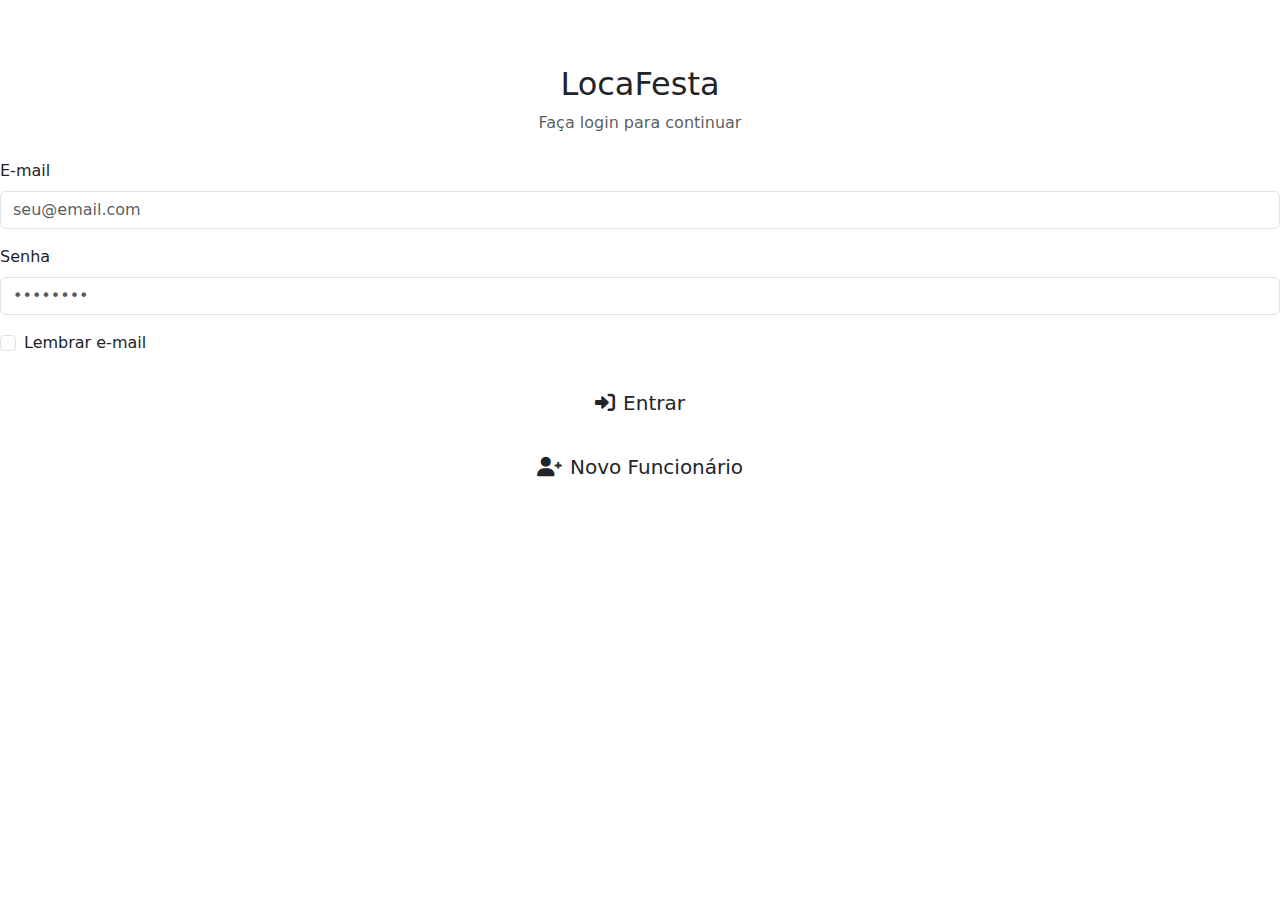
<file: Projeto/index.html>
<!DOCTYPE html>
<html lang="pt-BR">
<head>
    <meta charset="UTF-8">
    <meta name="viewport" content="width=device-width, initial-scale=1.0">
    <title>LocaFesta - Gerencie suas reservas com qualidade</title>
    <link href="https://cdnjs.cloudflare.com/ajax/libs/bootstrap/5.3.2/css/bootstrap.min.css" rel="stylesheet">
    <link href="https://cdnjs.cloudflare.com/ajax/libs/font-awesome/6.0.0/css/all.min.css" rel="stylesheet">
</head>
<body>
    <div class="login-container">
        <div class="login-card">
            <div class="text-center mb-4">
                <i class="fas fa-user-cog" style="font-size: 3rem; background: var(--primary-gradient); -webkit-background-clip: text; -webkit-text-fill-color: transparent; background-clip: text;"></i>
                <h2 class="mt-3 page-title">LocaFesta</h2>
                <p class="text-muted">Faça login para continuar</p>
            </div>
            
            <form id="loginForm">
                <div class="mb-3">
                    <label for="email" class="form-label">E-mail</label>
                    <input type="email" class="form-control" id="email" placeholder="seu@email.com" required>
                </div>
                
                <div class="mb-3">
                    <label for="password" class="form-label">Senha</label>
                    <input type="password" class="form-control" id="password" placeholder="••••••••" required>
                </div>
                
                <div class="mb-4">
                    <div class="form-check">
                        <input class="form-check-input" type="checkbox" id="rememberEmail">
                        <label class="form-check-label" for="rememberEmail">
                            Lembrar e-mail
                        </label>
                    </div>
                </div>
                
                <div class="d-grid gap-3">
                    <button type="submit" class="btn btn-primary-custom btn-lg">
                        <i class="fas fa-sign-in-alt me-2"></i>Entrar
                    </button>
                    <button type="button" class="btn btn-outline-custom btn-lg" data-bs-toggle="modal" data-bs-target="#newEmployeeModal">
                        <i class="fas fa-user-plus me-2"></i>Novo Funcionário
                    </button>
                </div>
            </form>
        </div>
    </div>

    <!-- Modal Novo Funcionário -->
    <div class="modal fade" id="newEmployeeModal" tabindex="-1">
        <div class="modal-dialog">
            <div class="modal-content">
                <div class="modal-header">
                    <h5 class="modal-title">Novo Funcionário</h5>
                    <button type="button" class="btn-close btn-close-white" data-bs-dismiss="modal"></button>
                </div>
                <div class="modal-body">
                    <form id="newEmployeeForm">
                        <div class="mb-3">
                            <label for="empName" class="form-label">Nome</label>
                            <input type="text" class="form-control" id="empName" required>
                        </div>
                        <div class="mb-3">
                            <label for="empEmail" class="form-label">E-mail</label>
                            <input type="email" class="form-control" id="empEmail" required>
                        </div>
                        <div class="mb-3">
                            <label for="empPhone" class="form-label">Telefone</label>
                            <input type="tel" class="form-control" id="empPhone" required>
                        </div>
                        <div class="mb-3">
                            <label for="empPassword" class="form-label">Senha</label>
                            <input type="password" class="form-control" id="empPassword" required>
                        </div>
                        <div class="mb-3">
                            <label for="empConfirmPassword" class="form-label">Confirmar Senha</label>
                            <input type="password" class="form-control" id="empConfirmPassword" required>
                        </div>
                    </form>
                </div>
                <div class="modal-footer">
                    <button type="button" class="btn btn-outline-custom" data-bs-dismiss="modal">Cancelar</button>
                    <button type="button" class="btn btn-primary-custom" onclick="saveEmployee()">Salvar</button>
                </div>
            </div>
        </div>
    </div>

</body>
</html>
</file>
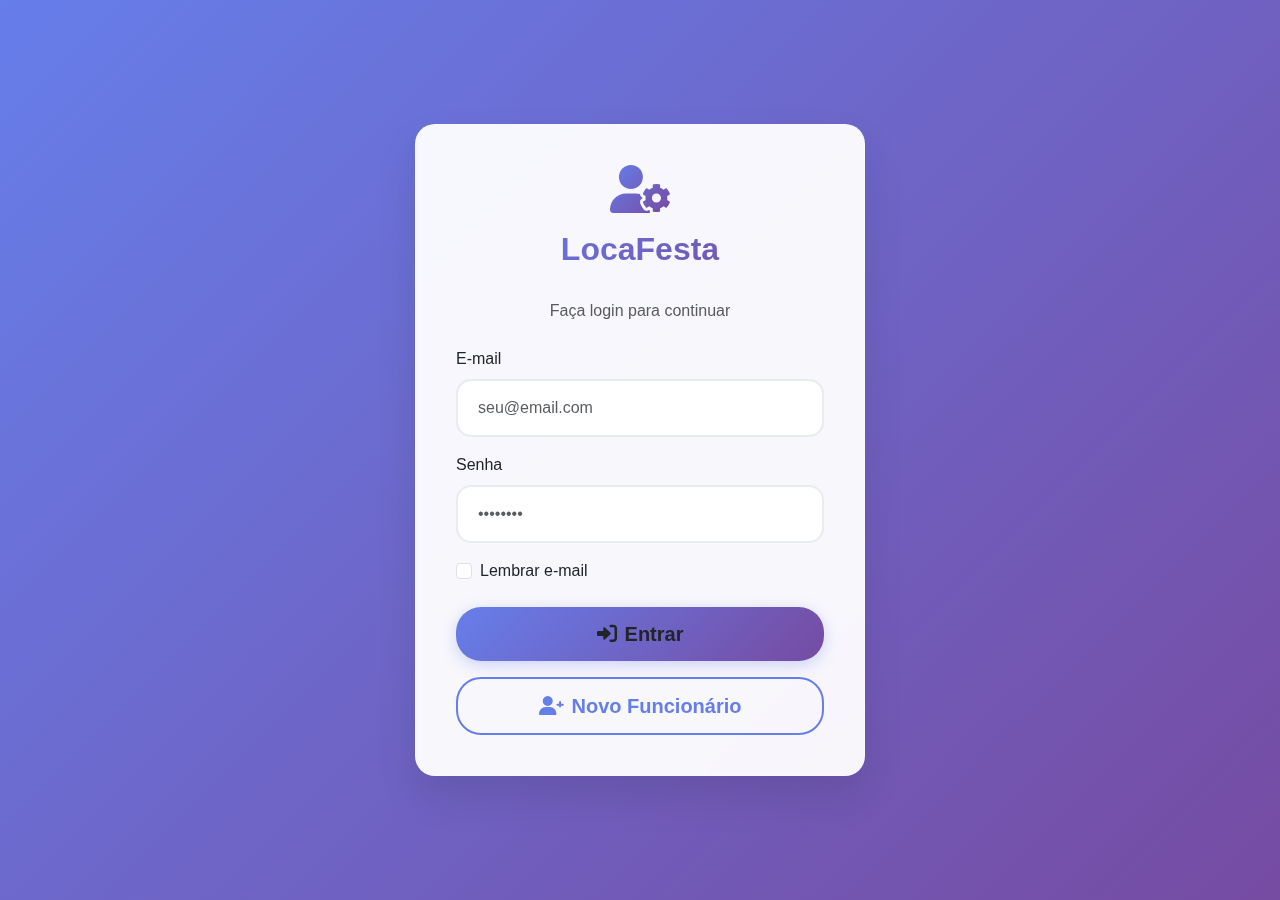
<file: Projetos/index.html>
<!DOCTYPE html>
<html lang="pt-BR">
<head>
    <meta charset="UTF-8">
    <meta name="viewport" content="width=device-width, initial-scale=1.0">
    <title>LocaFesta - Gerencie suas reservas com qualidade</title>
    <link href="https://cdnjs.cloudflare.com/ajax/libs/bootstrap/5.3.2/css/bootstrap.min.css" rel="stylesheet">
    <link href="https://cdnjs.cloudflare.com/ajax/libs/font-awesome/6.0.0/css/all.min.css" rel="stylesheet">
    <link href="css/styles.css" rel="stylesheet">
</head>
<body>
    <div class="login-container">
        <div class="login-card">
            <div class="text-center mb-4">
                <i class="fas fa-user-cog" style="font-size: 3rem; background: var(--primary-gradient); -webkit-background-clip: text; -webkit-text-fill-color: transparent; background-clip: text;"></i>
                <h2 class="mt-3 page-title">LocaFesta</h2>
                <p class="text-muted">Faça login para continuar</p>
            </div>
            
            <form id="loginForm">
                <div class="mb-3">
                    <label for="email" class="form-label">E-mail</label>
                    <input type="email" class="form-control" id="email" placeholder="seu@email.com" required>
                </div>
                
                <div class="mb-3">
                    <label for="password" class="form-label">Senha</label>
                    <input type="password" class="form-control" id="password" placeholder="••••••••" required>
                </div>
                
                <div class="mb-4">
                    <div class="form-check">
                        <input class="form-check-input" type="checkbox" id="rememberEmail">
                        <label class="form-check-label" for="rememberEmail">
                            Lembrar e-mail
                        </label>
                    </div>
                </div>
                
                <div class="d-grid gap-3">
                    <button type="submit" class="btn btn-primary-custom btn-lg">
                        <i class="fas fa-sign-in-alt me-2"></i>Entrar
                    </button>
                    <button type="button" class="btn btn-outline-custom btn-lg" data-bs-toggle="modal" data-bs-target="#newEmployeeModal">
                        <i class="fas fa-user-plus me-2"></i>Novo Funcionário
                    </button>
                </div>
            </form>
        </div>
    </div>

    <!-- Modal Novo Funcionário -->
    <div class="modal fade" id="newEmployeeModal" tabindex="-1">
        <div class="modal-dialog">
            <div class="modal-content">
                <div class="modal-header">
                    <h5 class="modal-title">Novo Funcionário</h5>
                    <button type="button" class="btn-close btn-close-white" data-bs-dismiss="modal"></button>
                </div>
                <div class="modal-body">
                    <form id="newEmployeeForm">
                        <div class="mb-3">
                            <label for="empName" class="form-label">Nome</label>
                            <input type="text" class="form-control" id="empName" required>
                        </div>
                        <div class="mb-3">
                            <label for="empEmail" class="form-label">E-mail</label>
                            <input type="email" class="form-control" id="empEmail" required>
                        </div>
                        <div class="mb-3">
                            <label for="empPhone" class="form-label">Telefone</label>
                            <input type="tel" class="form-control" id="empPhone" required>
                        </div>
                        <div class="mb-3">
                            <label for="empPassword" class="form-label">Senha</label>
                            <input type="password" class="form-control" id="empPassword" required>
                        </div>
                        <div class="mb-3">
                            <label for="empConfirmPassword" class="form-label">Confirmar Senha</label>
                            <input type="password" class="form-control" id="empConfirmPassword" required>
                        </div>
                    </form>
                </div>
                <div class="modal-footer">
                    <button type="button" class="btn btn-outline-custom" data-bs-dismiss="modal">Cancelar</button>
                    <button type="button" class="btn btn-primary-custom" onclick="saveEmployee()">Salvar</button>
                </div>
            </div>
        </div>
    </div>

</body>
</html>
</file>
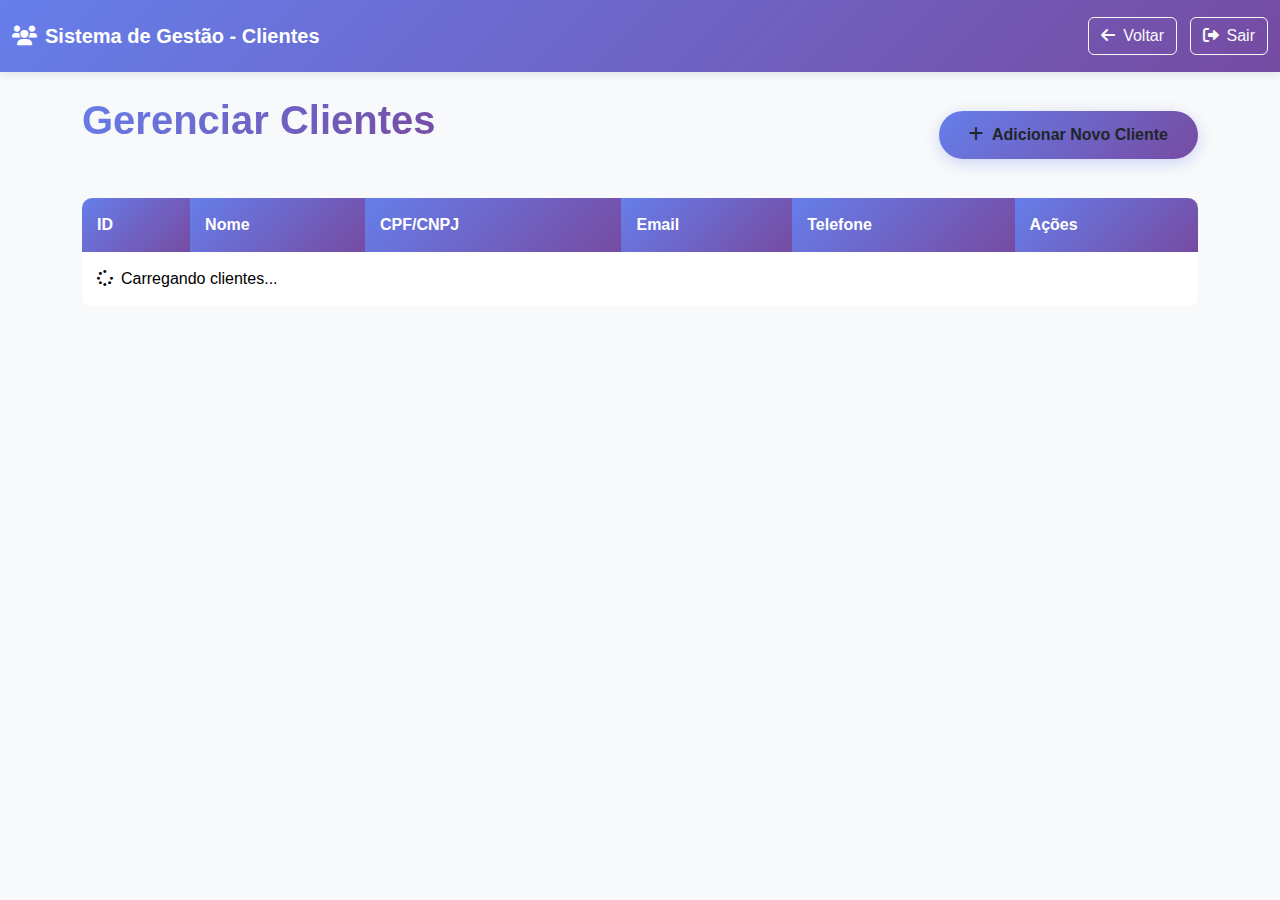
<file: Projeto/clientes.html>
<!DOCTYPE html>
<html lang="pt-BR">
<head>
    <meta charset="UTF-8">
    <meta name="viewport" content="width=device-width, initial-scale=1.0">
    <title>Gerenciar Clientes - Sistema de Gestão</title>
    <link href="https://cdnjs.cloudflare.com/ajax/libs/bootstrap/5.3.2/css/bootstrap.min.css" rel="stylesheet">
    <link href="https://cdnjs.cloudflare.com/ajax/libs/font-awesome/6.0.0/css/all.min.css" rel="stylesheet">
    <link href="css/styles.css" rel="stylesheet">
</head>
<body>
    <div class="main-container">
        <!-- NAVBAR -->
        <nav class="navbar navbar-custom">
            <div class="container-fluid">
                <span class="navbar-brand text-white fw-bold">
                    <i class="fas fa-users me-2"></i>Sistema de Gestão - Clientes
                </span>
                <div>
                    <button class="btn btn-outline-light me-2" onclick="navigateToMain()">
                        <i class="fas fa-arrow-left me-2"></i>Voltar
                    </button>
                    <button class="btn btn-outline-light" onclick="logout()">
                        <i class="fas fa-sign-out-alt me-2"></i>Sair
                    </button>
                </div>
            </div>
        </nav>

        <!-- CONTEÚDO -->
        <div class="container py-4">
            <div class="d-flex justify-content-between align-items-center mb-4">
                <h1 class="page-title">Gerenciar Clientes</h1>
                <button class="btn btn-primary-custom" onclick="showAddClienteModal()">
                    <i class="fas fa-plus me-2"></i>Adicionar Novo Cliente
                </button>
            </div>

            <div id="alertContainer"></div>

            <div class="table-responsive">
                <table class="table">
                    <thead>
                        <tr>
                            <th>ID</th>
                            <th>Nome</th>
                            <th>CPF/CNPJ</th>
                            <th>Email</th>
                            <th>Telefone</th>
                            <th>Ações</th>
                        </tr>
                    </thead>
                    <tbody id="clientesTableBody">
                        <tr>
                            <td colspan="6" class="loading">
                                <i class="fas fa-spinner fa-spin me-2"></i>Carregando clientes...
                            </td>
                        </tr>
                    </tbody>
                </table>
            </div>
        </div>

        <!-- MODAL CLIENTE -->
        <div class="modal fade" id="clienteModal" tabindex="-1">
            <div class="modal-dialog modal-lg">
                <div class="modal-content">
                    <div class="modal-header">
                        <h5 class="modal-title" id="clienteModalTitle">
                            <i class="fas fa-user-plus me-2"></i>Adicionar Cliente
                        </h5>
                        <button type="button" class="btn-close btn-close-white" data-bs-dismiss="modal"></button>
                    </div>
                    <div class="modal-body">
                        <form id="clienteForm">
                            <div class="row">
                                <div class="col-md-6 mb-3">
                                    <label for="nomeCliente" class="form-label">Nome *</label>
                                    <input type="text" class="form-control" id="nomeCliente" required>
                                </div>
                                <div class="col-md-6 mb-3">
                                    <label for="cpfCnpjCliente" class="form-label">CPF/CNPJ *</label>
                                    <input type="text" class="form-control" id="cpfCnpjCliente" required>
                                </div>
                            </div>
                            <div class="row">
                                <div class="col-md-6 mb-3">
                                    <label for="emailCliente" class="form-label">Email *</label>
                                    <input type="email" class="form-control" id="emailCliente" required>
                                </div>
                                <div class="col-md-6 mb-3">
                                    <label for="telefoneCliente" class="form-label">Telefone *</label>
                                    <input type="tel" class="form-control" id="telefoneCliente" required>
                                </div>
                            </div>
                            <div class="text-muted small">
                                <i class="fas fa-info-circle me-2"></i>Todos os campos são obrigatórios.
                            </div>
                        </form>
                    </div>
                    <div class="modal-footer">
                        <button type="button" class="btn btn-outline-custom" data-bs-dismiss="modal">
                            <i class="fas fa-times me-2"></i>Cancelar
                        </button>
                        <button type="submit" class="btn btn-primary-custom" onclick="saveCliente()">
                            <i class="fas fa-save me-2"></i>Salvar Cliente
                        </button>
                    </div>
                </div>
            </div>
        </div>
    </div>

    <!-- SCRIPTS -->
    <script src="https://cdnjs.cloudflare.com/ajax/libs/bootstrap/5.3.2/js/bootstrap.bundle.min.js"></script>
    <script src="js/api.js"></script>
    <script src="js/validations.js"></script>
    <script src="js/clientes.js"></script>
    <script src="js/main.js"></script>
</body>
</html>
</file>
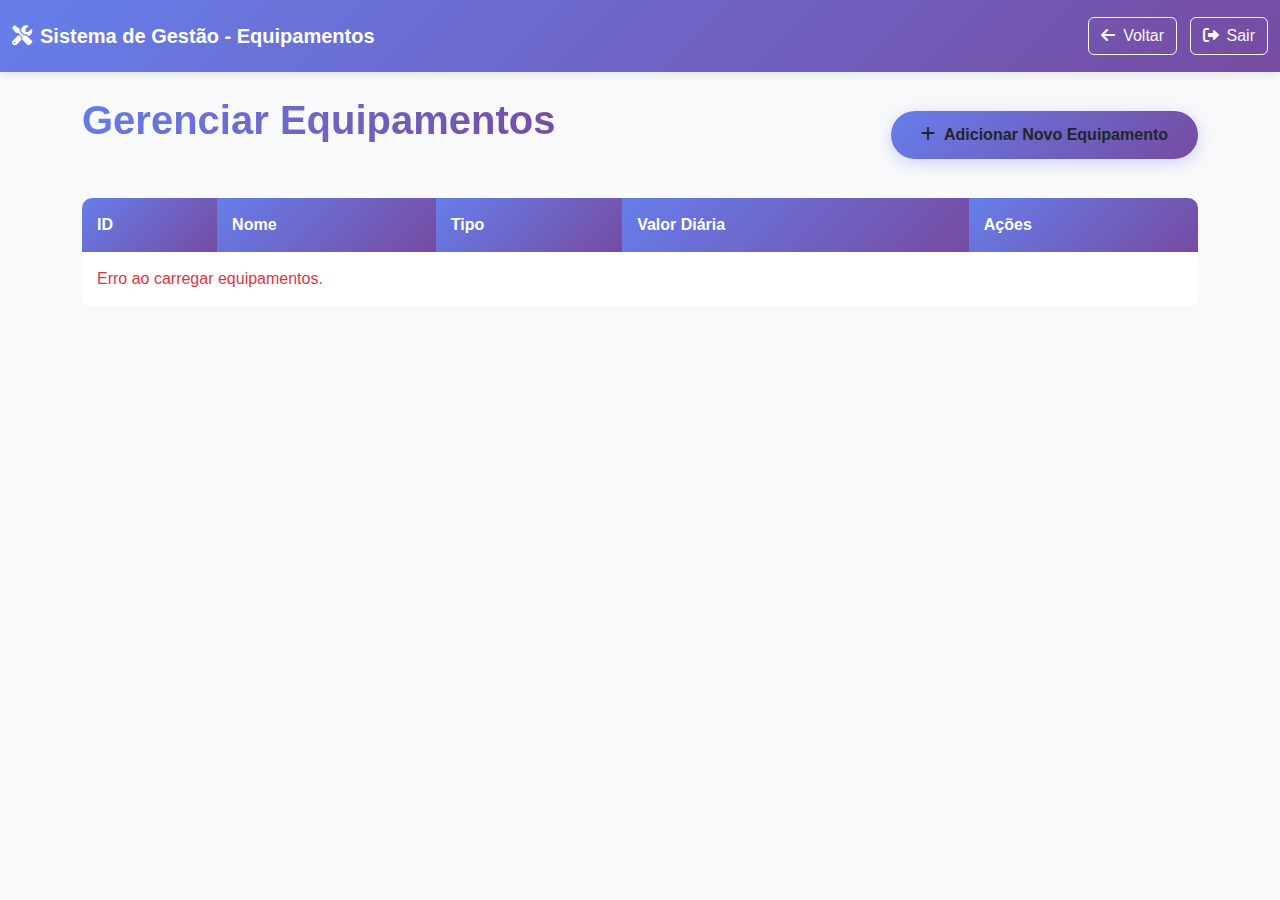
<file: Projeto/equipamentos.html>
<!DOCTYPE html>
<html lang="pt-BR">
<head>
    <meta charset="UTF-8">
    <meta name="viewport" content="width=device-width, initial-scale=1.0">
    <title>Gerenciar Equipamentos - Sistema de Gestão</title>
    <link href="https://cdnjs.cloudflare.com/ajax/libs/bootstrap/5.3.2/css/bootstrap.min.css" rel="stylesheet">
    <link href="https://cdnjs.cloudflare.com/ajax/libs/font-awesome/6.0.0/css/all.min.css" rel="stylesheet">
    <link href="css/styles.css" rel="stylesheet">
</head>
<body>
    <div class="main-container">
        <!-- NAVBAR -->
        <nav class="navbar navbar-custom">
            <div class="container-fluid">
                <span class="navbar-brand text-white fw-bold">
                    <i class="fas fa-tools me-2"></i>Sistema de Gestão - Equipamentos
                </span>
                <div>
                    <button class="btn btn-outline-light me-2" onclick="navigateToMain()">
                        <i class="fas fa-arrow-left me-2"></i>Voltar
                    </button>
                    <button class="btn btn-outline-light" onclick="logout()">
                        <i class="fas fa-sign-out-alt me-2"></i>Sair
                    </button>
                </div>
            </div>
        </nav>

        <!-- CONTEÚDO -->
        <div class="container py-4">
            <div class="d-flex justify-content-between align-items-center mb-4">
                <h1 class="page-title">Gerenciar Equipamentos</h1>
                <button class="btn btn-primary-custom" onclick="showAddEquipamentoModal()">
                    <i class="fas fa-plus me-2"></i>Adicionar Novo Equipamento
                </button>
            </div>

            <div id="alertContainer"></div>

            <div class="table-responsive">
                <table class="table">
                    <thead>
                        <tr>
                            <th>ID</th>
                            <th>Nome</th>
                            <th>Tipo</th>
                            <th>Valor Diária</th>
                            <th>Ações</th>
                        </tr>
                    </thead>
                    <tbody id="equipamentosTableBody">
                        <tr>
                            <td colspan="5" class="loading">
                                <i class="fas fa-spinner fa-spin me-2"></i>Carregando equipamentos...
                            </td>
                        </tr>
                    </tbody>
                </table>
            </div>
        </div>

        <!-- MODAL EQUIPAMENTO -->
        <div class="modal fade" id="equipamentoModal" tabindex="-1">
            <div class="modal-dialog modal-lg">
                <div class="modal-content">
                    <div class="modal-header">
                        <h5 class="modal-title" id="equipamentoModalTitle">
                            <i class="fas fa-tools me-2"></i>Adicionar Equipamento
                        </h5>
                        <button type="button" class="btn-close btn-close-white" data-bs-dismiss="modal"></button>
                    </div>
                    <div class="modal-body">
                        <form id="equipamentoForm">
                            <div class="row">
                                <div class="col-md-6 mb-3">
                                    <label for="nomeEquipamento" class="form-label">Nome *</label>
                                    <input type="text" class="form-control" id="nomeEquipamento" required>
                                </div>
                                <div class="col-md-6 mb-3">
                                    <label for="tipoEquipamento" class="form-label">Tipo *</label>
                                    <input type="text" class="form-control" id="tipoEquipamento" required>
                                </div>
                            </div>
                            <div class="row">
                                <div class="col-md-6 mb-3">
                                    <label for="valorDiaria" class="form-label">Valor da Diária (R$) *</label>
                                    <input type="number" step="0.01" class="form-control" id="valorDiaria" required>
                                </div>
                            </div>
                            <div class="text-muted small">
                                <i class="fas fa-info-circle me-2"></i>Todos os campos são obrigatórios.
                            </div>
                        </form>
                    </div>
                    <div class="modal-footer">
                        <button type="button" class="btn btn-outline-custom" data-bs-dismiss="modal">
                            <i class="fas fa-times me-2"></i>Cancelar
                        </button>
                        <button type="submit" class="btn btn-primary-custom" onclick="saveEquipamento()">
                            <i class="fas fa-save me-2"></i>Salvar Equipamento
                        </button>
                    </div>
                </div>
            </div>
        </div>
    </div>

    <!-- SCRIPTS -->
    <script src="https://cdnjs.cloudflare.com/ajax/libs/bootstrap/5.3.2/js/bootstrap.bundle.min.js"></script>
    <script src="js/api.js"></script>
    <script src="js/equipamentos.js"></script>
    <script src="js/main.js"></script>
</body>
</html>
</file>
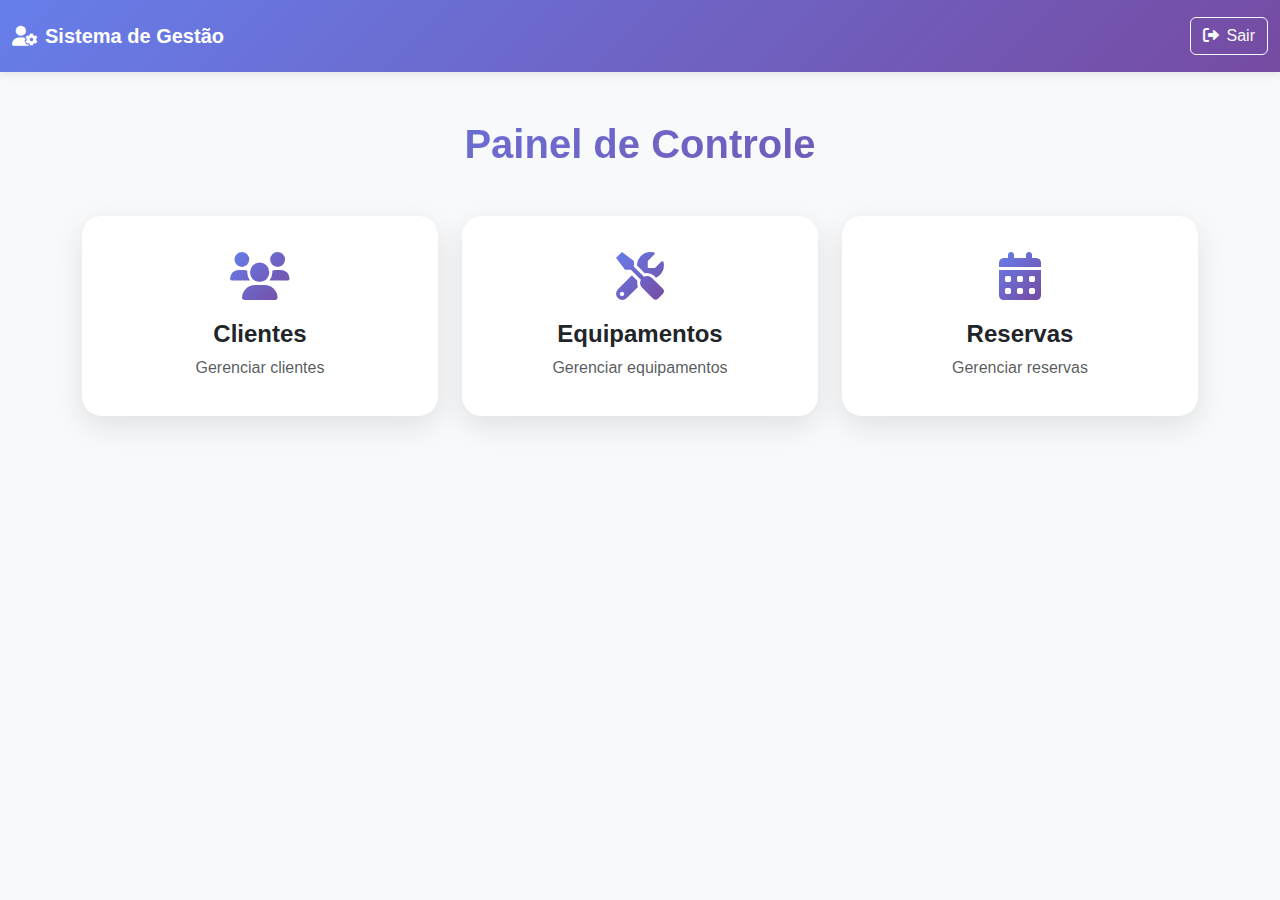
<file: Projeto/painel.html>
<!DOCTYPE html>
<html lang="pt-BR">
<head>
    <meta charset="UTF-8">
    <meta name="viewport" content="width=device-width, initial-scale=1.0">
    <title>Painel Principal - Sistema de Gestão</title>
    <link href="https://cdnjs.cloudflare.com/ajax/libs/bootstrap/5.3.2/css/bootstrap.min.css" rel="stylesheet">
    <link href="https://cdnjs.cloudflare.com/ajax/libs/font-awesome/6.0.0/css/all.min.css" rel="stylesheet">
    <link href="css/styles.css" rel="stylesheet">
</head>
<body>
    <div class="main-container">
        <nav class="navbar navbar-custom">
            <div class="container-fluid">
                <span class="navbar-brand text-white fw-bold">
                    <i class="fas fa-user-cog me-2"></i>Sistema de Gestão
                </span>
                <button class="btn btn-outline-light" onclick="logout()">
                    <i class="fas fa-sign-out-alt me-2"></i>Sair
                </button>
            </div>
        </nav>
        
        <div class="container py-5">
            <h1 class="page-title text-center mb-5">Painel de Controle</h1>
            
            <div class="row justify-content-center g-4">
                <div class="col-md-4">
                    <a href="#" class="dashboard-card" onclick="navigateToTable('clientes')">
                        <i class="fas fa-users dashboard-icon"></i>
                        <h4 class="fw-bold">Clientes</h4>
                        <p class="text-muted mb-0">Gerenciar clientes</p>
                    </a>
                </div>
                
                <div class="col-md-4">
                    <a href="#" class="dashboard-card" onclick="navigateToTable('equipamentos')">
                        <i class="fas fa-tools dashboard-icon"></i>
                        <h4 class="fw-bold">Equipamentos</h4>
                        <p class="text-muted mb-0">Gerenciar equipamentos</p>
                    </a>
                </div>
                
                <div class="col-md-4">
                    <a href="#" class="dashboard-card" onclick="navigateToTable('reservas')">
                        <i class="fas fa-calendar-alt dashboard-icon"></i>
                        <h4 class="fw-bold">Reservas</h4>
                        <p class="text-muted mb-0">Gerenciar reservas</p>
                    </a>
                </div>
            </div>
        </div>
    </div>

    <script src="https://cdnjs.cloudflare.com/ajax/libs/bootstrap/5.3.2/js/bootstrap.bundle.min.js"></script>
    <script>
        function navigateToTable(table) {
            if (table === 'clientes') {
                window.location.href = 'clientes.html';
            } else if (table === 'reservas') {
                window.location.href = 'reservas.html';
            } else if (table === 'equipamentos') {
                window.location.href = 'equipamentos.html';
            }
        }

        function logout() {
            alert("Logout realizado");
            window.location.href = 'index.html';
        }
    </script>
</body>
</html>
</file>
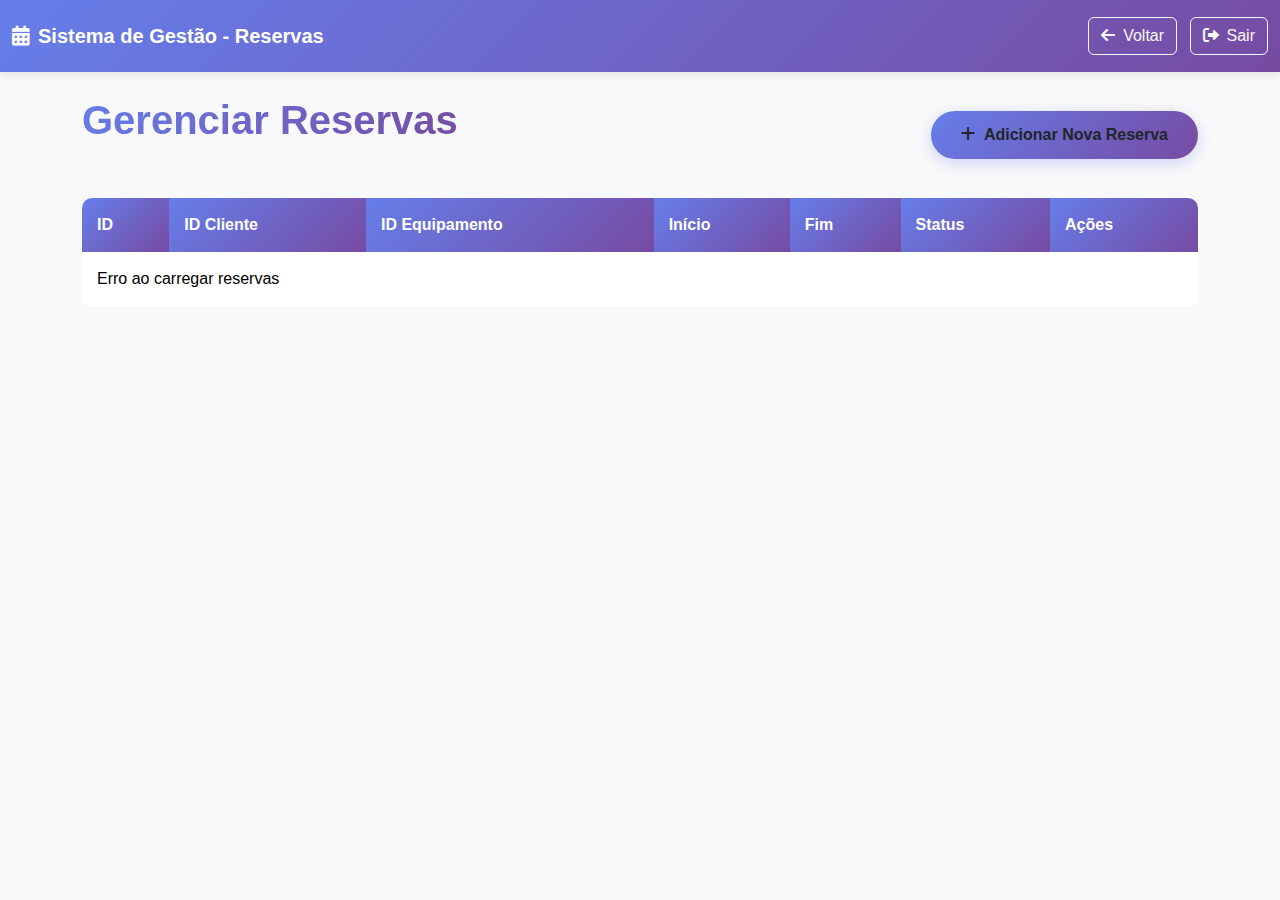
<file: Projeto/reservas.html>
<!DOCTYPE html>
<html lang="pt-BR">
<head>
    <meta charset="UTF-8">
    <meta name="viewport" content="width=device-width, initial-scale=1.0">
    <title>Gerenciar Reservas - Sistema de Gestão</title>
    <link href="https://cdnjs.cloudflare.com/ajax/libs/bootstrap/5.3.2/css/bootstrap.min.css" rel="stylesheet">
    <link href="https://cdnjs.cloudflare.com/ajax/libs/font-awesome/6.0.0/css/all.min.css" rel="stylesheet">
    <link href="css/styles.css" rel="stylesheet">
</head>
<body>
    <div class="main-container">
        <!-- NAVBAR -->
        <nav class="navbar navbar-custom">
            <div class="container-fluid">
                <span class="navbar-brand text-white fw-bold">
                    <i class="fas fa-calendar-alt me-2"></i>Sistema de Gestão - Reservas
                </span>
                <div>
                    <button class="btn btn-outline-light me-2" onclick="navigateToMain()">
                        <i class="fas fa-arrow-left me-2"></i>Voltar
                    </button>
                    <button class="btn btn-outline-light" onclick="logout()">
                        <i class="fas fa-sign-out-alt me-2"></i>Sair
                    </button>
                </div>
            </div>
        </nav>

        <!-- CONTEÚDO -->
        <div class="container py-4">
            <div class="d-flex justify-content-between align-items-center mb-4">
                <h1 class="page-title">Gerenciar Reservas</h1>
                <button class="btn btn-primary-custom" onclick="showAddReservaModal()">
                    <i class="fas fa-plus me-2"></i>Adicionar Nova Reserva
                </button>
            </div>

            <div id="alertContainer"></div>

            <div class="table-responsive">
                <table class="table">
                    <thead>
                        <tr>
                            <th>ID</th>
                            <th>ID Cliente</th>
                            <th>ID Equipamento</th>
                            <th>Início</th>
                            <th>Fim</th>
                            <th>Status</th>
                            <th>Ações</th>
                        </tr>
                    </thead>
                    <tbody id="reservasTableBody">
                        <tr>
                            <td colspan="7" class="loading">
                                <i class="fas fa-spinner fa-spin me-2"></i>Carregando reservas...
                            </td>
                        </tr>
                    </tbody>
                </table>
            </div>
        </div>

        <!-- MODAL RESERVA -->
        <div class="modal fade" id="reservaModal" tabindex="-1">
            <div class="modal-dialog modal-lg">
                <div class="modal-content">
                    <div class="modal-header">
                        <h5 class="modal-title" id="reservaModalTitle">
                            <i class="fas fa-calendar-plus me-2"></i>Adicionar Reserva
                        </h5>
                        <button type="button" class="btn-close btn-close-white" data-bs-dismiss="modal"></button>
                    </div>
                    <div class="modal-body">
                        <form id="reservaForm">
                            <div class="row">
                                <div class="col-md-6 mb-3">
                                    <label for="idClienteReserva" class="form-label">ID Cliente *</label>
                                    <input type="number" class="form-control" id="idClienteReserva" required>
                                </div>
                                <div class="col-md-6 mb-3">
                                    <label for="idEquipamentoReserva" class="form-label">ID Equipamento *</label>
                                    <input type="number" class="form-control" id="idEquipamentoReserva" required>
                                </div>
                            </div>
                            <div class="row">
                                <div class="col-md-6 mb-3">
                                    <label for="dataInicioReserva" class="form-label">Data Início *</label>
                                    <input type="date" class="form-control" id="dataInicioReserva" required>
                                </div>
                                <div class="col-md-6 mb-3">
                                    <label for="dataFimReserva" class="form-label">Data Fim *</label>
                                    <input type="date" class="form-control" id="dataFimReserva" required>
                                </div>
                            </div>
                            <div class="mb-3">
                                <label for="statusReserva" class="form-label">Status *</label>
                                <select id="statusReserva" class="form-select" required>
                                    <option value="" disabled selected>Selecione o status</option>
                                    <option value="Ativa">Ativa</option>
                                    <option value="Cancelada">Cancelada</option>
                                    <option value="Finalizada">Finalizada</option>
                                </select>
                            </div>
                            <div class="text-muted small">
                                <i class="fas fa-info-circle me-2"></i>Todos os campos são obrigatórios.
                            </div>
                        </form>
                    </div>
                    <div class="modal-footer">
                        <button type="button" class="btn btn-outline-custom" data-bs-dismiss="modal">
                            <i class="fas fa-times me-2"></i>Cancelar
                        </button>
                        <button type="submit" class="btn btn-primary-custom" onclick="saveReserva()">
                            <i class="fas fa-save me-2"></i>Salvar Reserva
                        </button>
                    </div>
                </div>
            </div>
        </div>
    </div>

    <!-- SCRIPTS -->
    <script src="https://cdnjs.cloudflare.com/ajax/libs/bootstrap/5.3.2/js/bootstrap.bundle.min.js"></script>
    <script src="js/api.js"></script>
    <script src="js/validations.js"></script>
    <script src="js/reservas.js"></script>
    <script src="js/main.js"></script>
</body>
</html>
</file>
<file: Projetos/css/styles.css>
:root {
    --primary-color: #667eea;
    --primary-gradient: linear-gradient(135deg, #667eea 0%, #764ba2 100%);
    --secondary-color: #f093fb;
    --secondary-gradient: linear-gradient(135deg, #f093fb 0%, #f5576c 100%);
    --success-color: #4facfe;
    --success-gradient: linear-gradient(135deg, #4facfe 0%, #00f2fe 100%);
    --dark-color: #2c3e50;
    --light-bg: #f8f9fa;
}

body {
    font-family: 'Segoe UI', Tahoma, Geneva, Verdana, sans-serif;
    background: var(--primary-gradient);
    min-height: 100vh;
    margin: 0;
}

.login-container {
    min-height: 100vh;
    display: flex;
    align-items: center;
    justify-content: center;
    padding: 20px;
}

.login-card {
    background: rgba(255, 255, 255, 0.95);
    backdrop-filter: blur(10px);
    border-radius: 20px;
    box-shadow: 0 20px 40px rgba(0, 0, 0, 0.1);
    padding: 40px;
    width: 100%;
    max-width: 450px;
    border: 1px solid rgba(255, 255, 255, 0.2);
}

.main-container {
    background: var(--light-bg);
    min-height: 100vh;
}

.navbar-custom {
    background: var(--primary-gradient);
    padding: 1rem 0;
    box-shadow: 0 2px 10px rgba(0, 0, 0, 0.1);
}

.btn-primary-custom {
    background: var(--primary-gradient);
    border: none;
    border-radius: 25px;
    padding: 12px 30px;
    font-weight: 600;
    transition: all 0.3s ease;
    box-shadow: 0 4px 15px rgba(102, 126, 234, 0.3);
}

.btn-primary-custom:hover {
    transform: translateY(-2px);
    box-shadow: 0 6px 20px rgba(102, 126, 234, 0.4);
}

.btn-outline-custom {
    border: 2px solid var(--primary-color);
    color: var(--primary-color);
    border-radius: 25px;
    padding: 12px 30px;
    font-weight: 600;
    transition: all 0.3s ease;
}

.btn-outline-custom:hover {
    background: var(--primary-gradient);
    border-color: transparent;
    color: white;
    transform: translateY(-2px);
}

.form-control {
    border-radius: 15px;
    border: 2px solid #e9ecef;
    padding: 15px 20px;
    transition: all 0.3s ease;
}

.form-control:focus {
    border-color: var(--primary-color);
    box-shadow: 0 0 0 0.2rem rgba(102, 126, 234, 0.25);
}

.dashboard-card {
    background: white;
    border-radius: 20px;
    padding: 30px;
    box-shadow: 0 10px 30px rgba(0, 0, 0, 0.1);
    transition: all 0.3s ease;
    border: none;
    cursor: pointer;
    height: 200px;
    display: flex;
    flex-direction: column;
    justify-content: center;
    align-items: center;
    text-decoration: none;
    color: inherit;
}

.dashboard-card:hover {
    transform: translateY(-5px);
    box-shadow: 0 15px 40px rgba(0, 0, 0, 0.15);
    color: inherit;
}

.dashboard-icon {
    font-size: 3rem;
    margin-bottom: 20px;
    background: var(--primary-gradient);
    -webkit-background-clip: text;
    -webkit-text-fill-color: transparent;
    background-clip: text;
}

.table-container {
    background: white;
    border-radius: 20px;
    padding: 30px;
    box-shadow: 0 10px 30px rgba(0, 0, 0, 0.1);
    margin-top: 20px;
}

.table {
    border-radius: 10px;
    overflow: hidden;
}

.table thead th {
    background: var(--primary-gradient);
    color: white;
    border: none;
    padding: 15px;
    font-weight: 600;
}

.table tbody td {
    padding: 15px;
    vertical-align: middle;
    border-bottom: 1px solid #f8f9fa;
}

.btn-action {
    padding: 8px 15px;
    border-radius: 20px;
    border: none;
    margin: 0 5px 5px 0;
    transition: all 0.3s ease;
    font-size: 0.875rem;
    white-space: nowrap;
}

.btn-edit {
    background: var(--success-gradient);
    color: white;
}

.btn-delete {
    background: var(--secondary-gradient);
    color: white;
}

.btn-action:hover {
    transform: translateY(-2px);
    box-shadow: 0 4px 10px rgba(0, 0, 0, 0.2);
}

.modal-content {
    border-radius: 20px;
    border: none;
    box-shadow: 0 20px 40px rgba(0, 0, 0, 0.15);
}

.modal-header {
    background: var(--primary-gradient);
    color: white;
    border-radius: 20px 20px 0 0;
    border-bottom: none;
}

.page-title {
    background: var(--primary-gradient);
    -webkit-background-clip: text;
    -webkit-text-fill-color: transparent;
    background-clip: text;
    font-weight: 700;
    margin-bottom: 30px;
}

@media (max-width: 768px) {
    .login-card {
        padding: 30px 20px;
    }
    
    .dashboard-card {
        height: 150px;
        padding: 20px;
    }
    
    .dashboard-icon {
        font-size: 2rem;
    }
    
    .btn-action {
        margin-bottom: 5px;
        display: block;
        width: 100%;
    }
}
</file>
<file: Projeto/css/styles.css>
:root {
    --primary-color: #667eea;
    --primary-gradient: linear-gradient(135deg, #667eea 0%, #764ba2 100%);
    --secondary-color: #f093fb;
    --secondary-gradient: linear-gradient(135deg, #f093fb 0%, #f5576c 100%);
    --success-color: #4facfe;
    --success-gradient: linear-gradient(135deg, #4facfe 0%, #00f2fe 100%);
    --dark-color: #2c3e50;
    --light-bg: #f8f9fa;
}

body {
    font-family: 'Segoe UI', Tahoma, Geneva, Verdana, sans-serif;
    background: var(--primary-gradient);
    min-height: 100vh;
    margin: 0;
}

.login-container {
    min-height: 100vh;
    display: flex;
    align-items: center;
    justify-content: center;
    padding: 20px;
}

.login-card {
    background: rgba(255, 255, 255, 0.95);
    backdrop-filter: blur(10px);
    border-radius: 20px;
    box-shadow: 0 20px 40px rgba(0, 0, 0, 0.1);
    padding: 40px;
    width: 100%;
    max-width: 450px;
    border: 1px solid rgba(255, 255, 255, 0.2);
}

.main-container {
    background: var(--light-bg);
    min-height: 100vh;
}

.navbar-custom {
    background: var(--primary-gradient);
    padding: 1rem 0;
    box-shadow: 0 2px 10px rgba(0, 0, 0, 0.1);
}

.btn-primary-custom {
    background: var(--primary-gradient);
    border: none;
    border-radius: 25px;
    padding: 12px 30px;
    font-weight: 600;
    transition: all 0.3s ease;
    box-shadow: 0 4px 15px rgba(102, 126, 234, 0.3);
}

.btn-primary-custom:hover {
    transform: translateY(-2px);
    box-shadow: 0 6px 20px rgba(102, 126, 234, 0.4);
}

.btn-outline-custom {
    border: 2px solid var(--primary-color);
    color: var(--primary-color);
    border-radius: 25px;
    padding: 12px 30px;
    font-weight: 600;
    transition: all 0.3s ease;
}

.btn-outline-custom:hover {
    background: var(--primary-gradient);
    border-color: transparent;
    color: white;
    transform: translateY(-2px);
}

.form-control {
    border-radius: 15px;
    border: 2px solid #e9ecef;
    padding: 15px 20px;
    transition: all 0.3s ease;
}

.form-control:focus {
    border-color: var(--primary-color);
    box-shadow: 0 0 0 0.2rem rgba(102, 126, 234, 0.25);
}

.dashboard-card {
    background: white;
    border-radius: 20px;
    padding: 30px;
    box-shadow: 0 10px 30px rgba(0, 0, 0, 0.1);
    transition: all 0.3s ease;
    border: none;
    cursor: pointer;
    height: 200px;
    display: flex;
    flex-direction: column;
    justify-content: center;
    align-items: center;
    text-decoration: none;
    color: inherit;
}

.dashboard-card:hover {
    transform: translateY(-5px);
    box-shadow: 0 15px 40px rgba(0, 0, 0, 0.15);
    color: inherit;
}

.dashboard-icon {
    font-size: 3rem;
    margin-bottom: 20px;
    background: var(--primary-gradient);
    -webkit-background-clip: text;
    -webkit-text-fill-color: transparent;
    background-clip: text;
}

.table-container {
    background: white;
    border-radius: 20px;
    padding: 30px;
    box-shadow: 0 10px 30px rgba(0, 0, 0, 0.1);
    margin-top: 20px;
}

.table {
    border-radius: 10px;
    overflow: hidden;
}

.table thead th {
    background: var(--primary-gradient);
    color: white;
    border: none;
    padding: 15px;
    font-weight: 600;
}

.table tbody td {
    padding: 15px;
    vertical-align: middle;
    border-bottom: 1px solid #f8f9fa;
}

.btn-action {
    padding: 8px 15px;
    border-radius: 20px;
    border: none;
    margin: 0 5px 5px 0;
    transition: all 0.3s ease;
    font-size: 0.875rem;
    white-space: nowrap;
}

.btn-edit {
    background: var(--success-gradient);
    color: white;
}

.btn-delete {
    background: var(--secondary-gradient);
    color: white;
}

.btn-action:hover {
    transform: translateY(-2px);
    box-shadow: 0 4px 10px rgba(0, 0, 0, 0.2);
}

.modal-content {
    border-radius: 20px;
    border: none;
    box-shadow: 0 20px 40px rgba(0, 0, 0, 0.15);
}

.modal-header {
    background: var(--primary-gradient);
    color: white;
    border-radius: 20px 20px 0 0;
    border-bottom: none;
}

.page-title {
    background: var(--primary-gradient);
    -webkit-background-clip: text;
    -webkit-text-fill-color: transparent;
    background-clip: text;
    font-weight: 700;
    margin-bottom: 30px;
}

@media (max-width: 768px) {
    .login-card {
        padding: 30px 20px;
    }
    
    .dashboard-card {
        height: 150px;
        padding: 20px;
    }
    
    .dashboard-icon {
        font-size: 2rem;
    }
    
    .btn-action {
        margin-bottom: 5px;
        display: block;
        width: 100%;
    }
}
</file>
